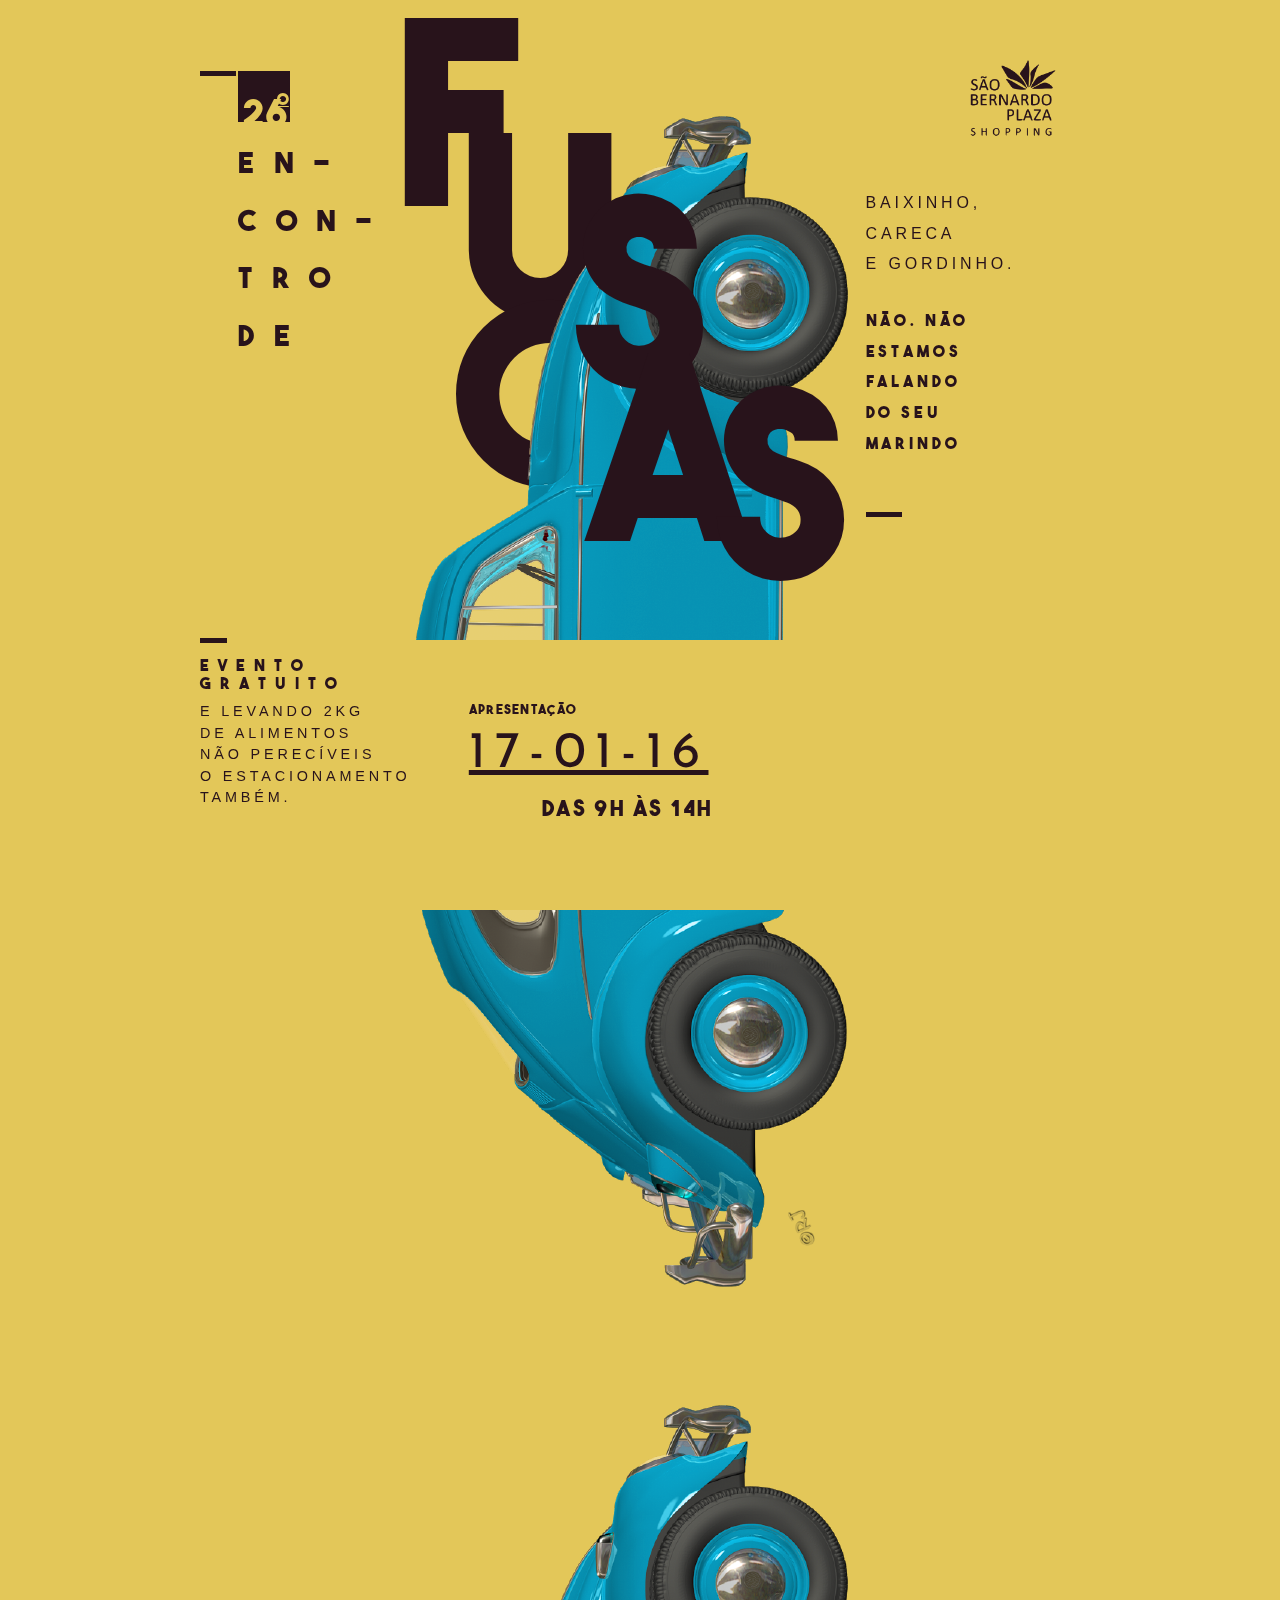
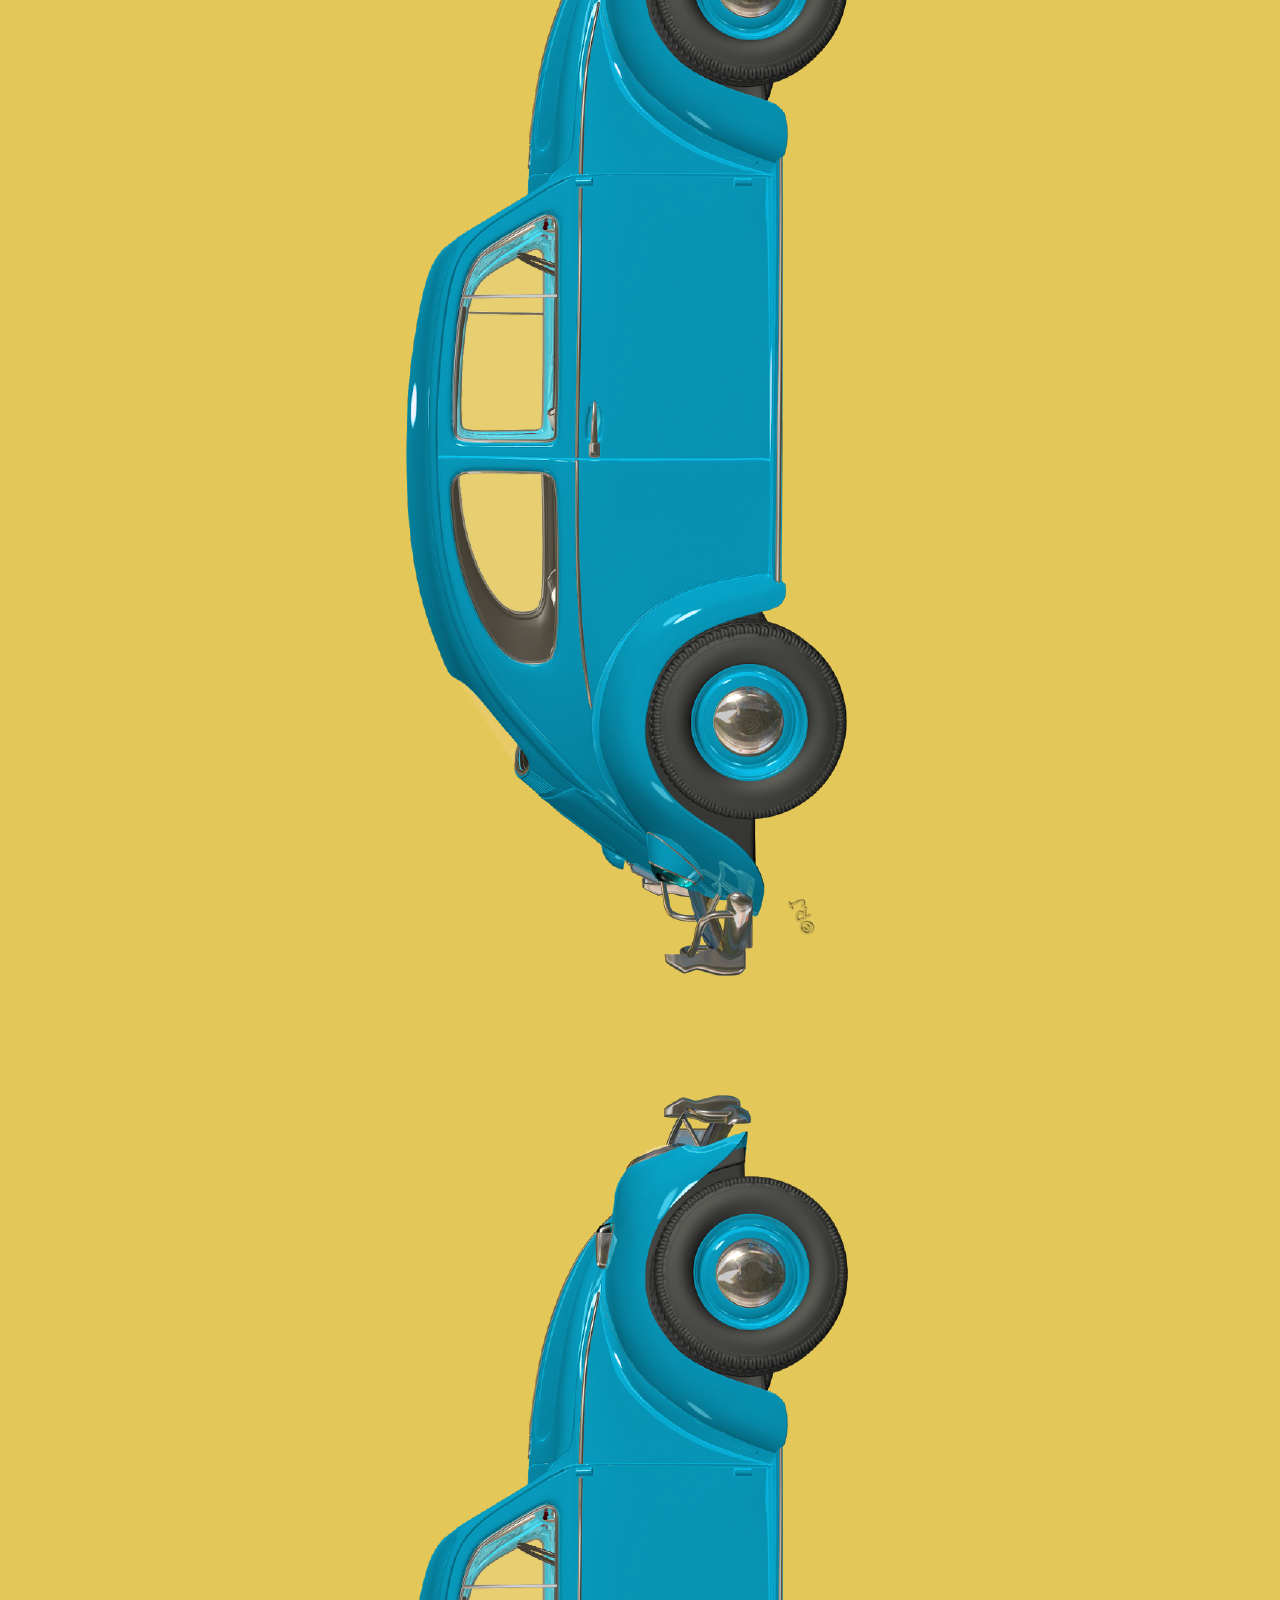
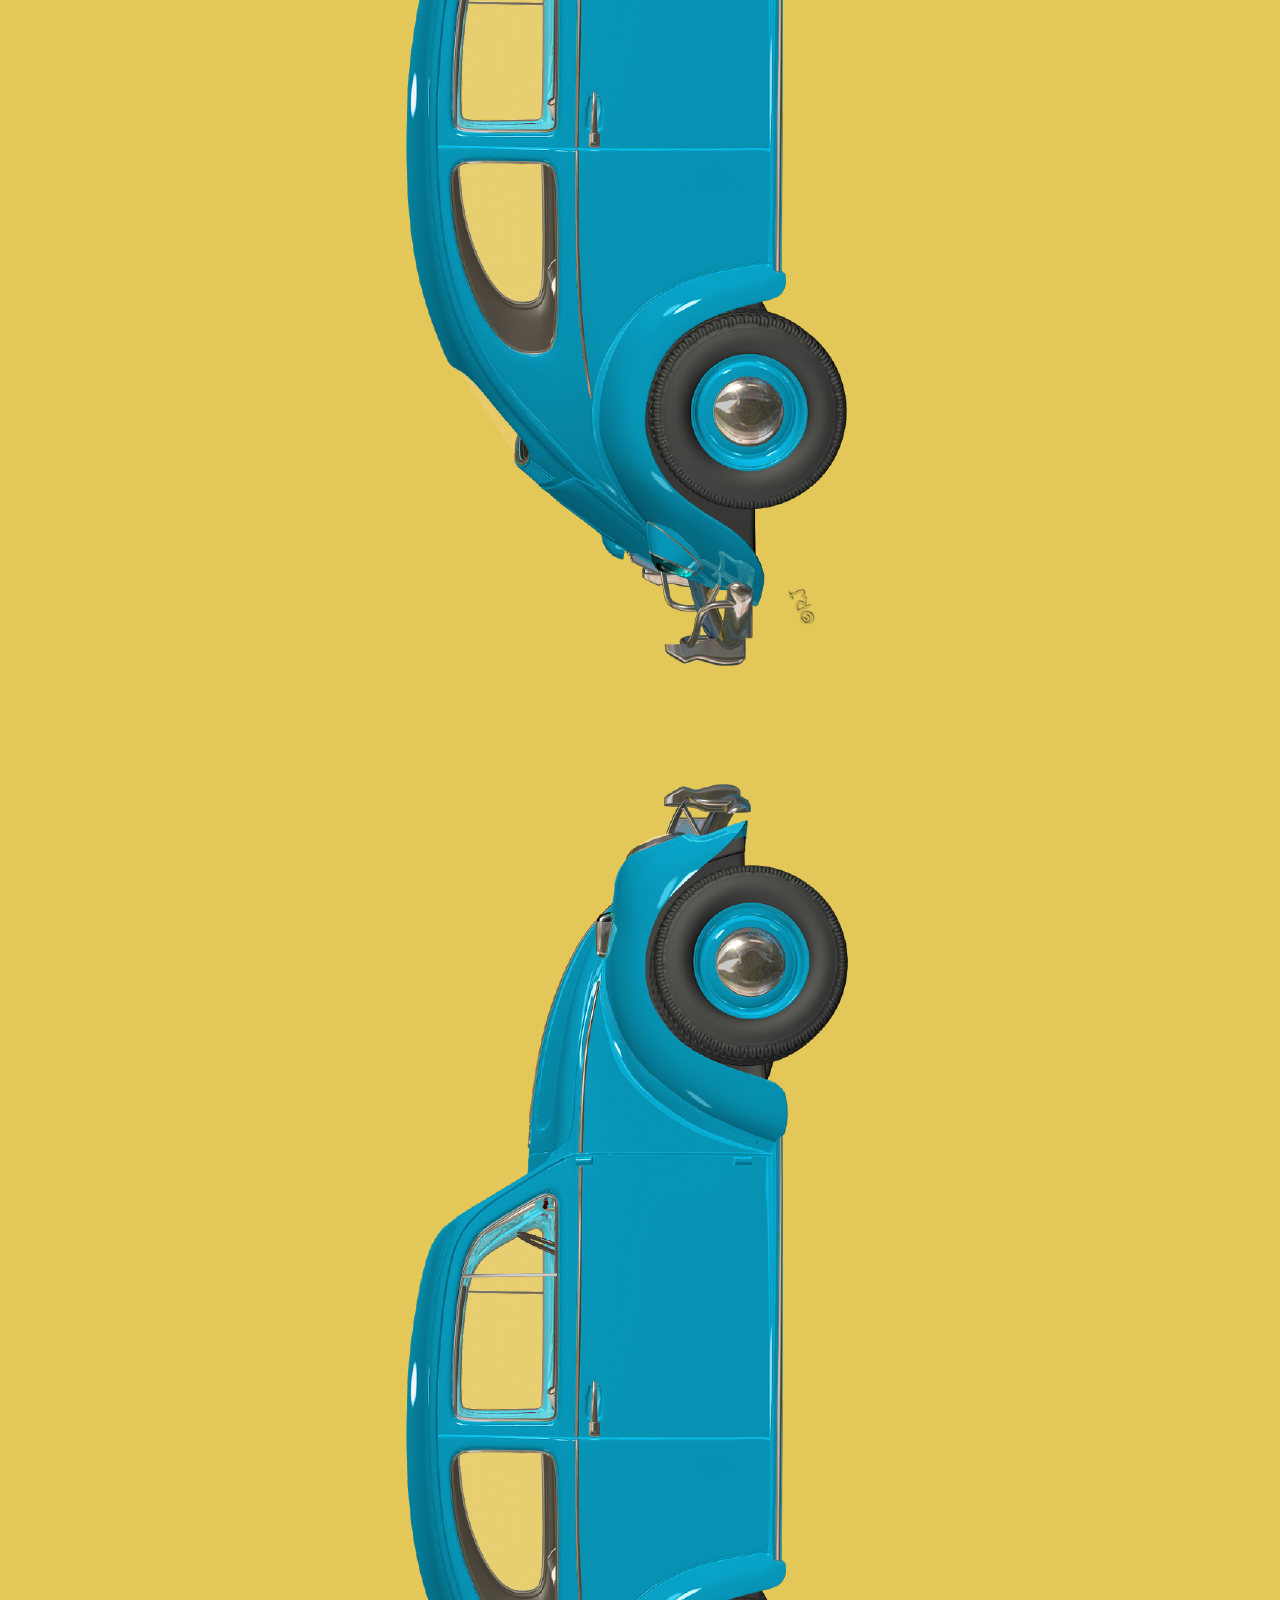
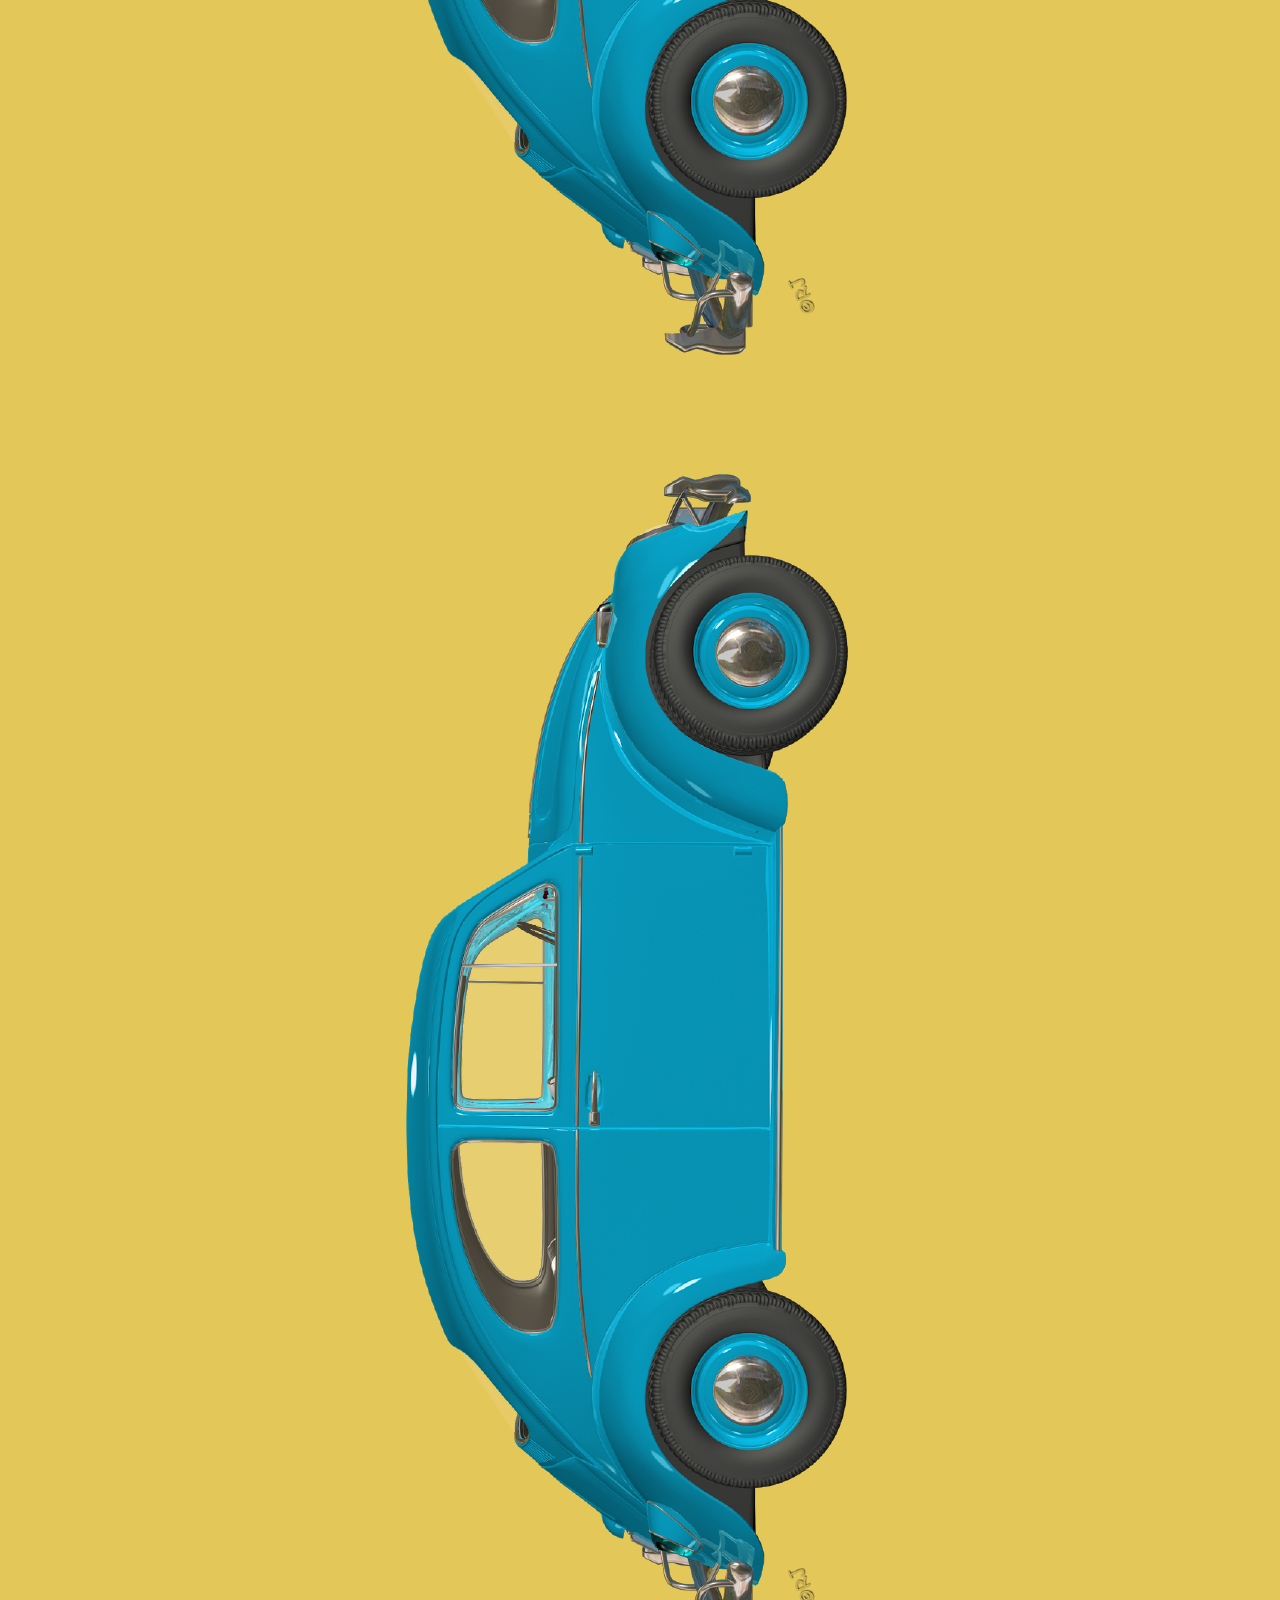
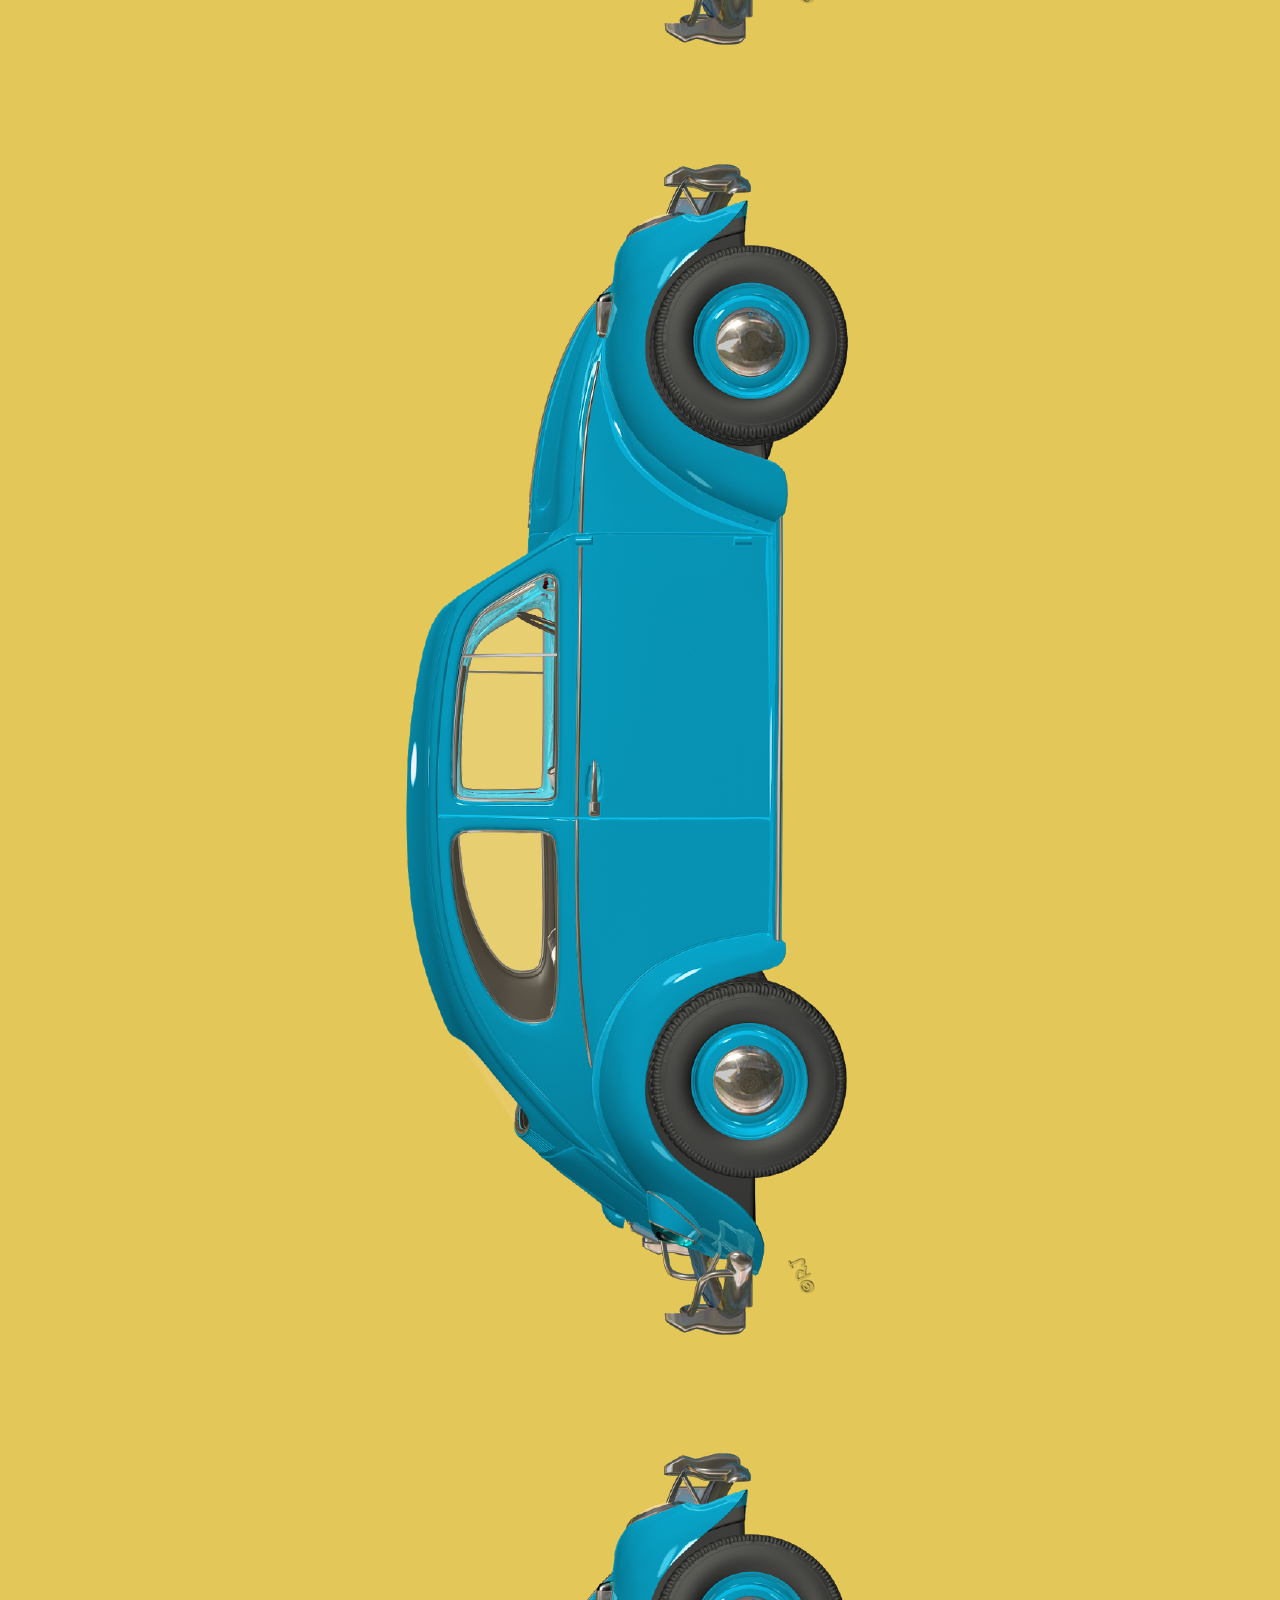
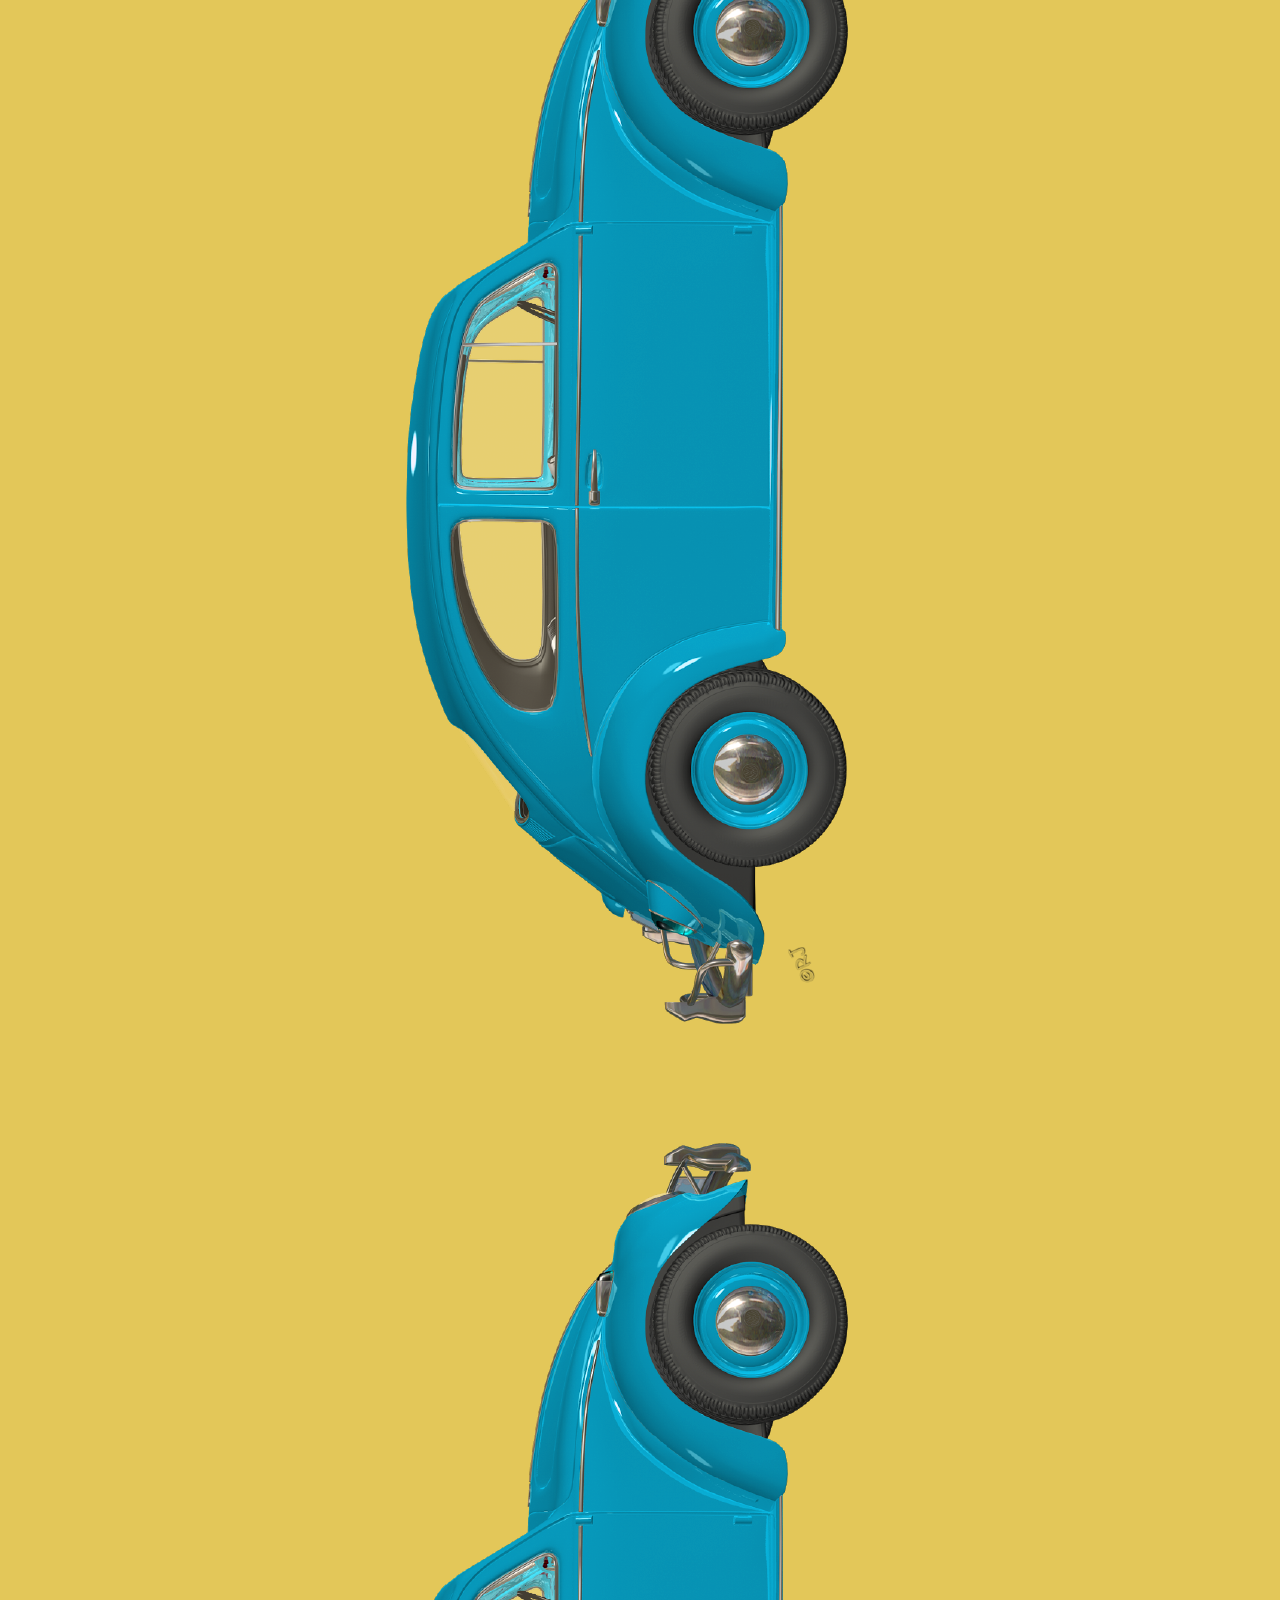
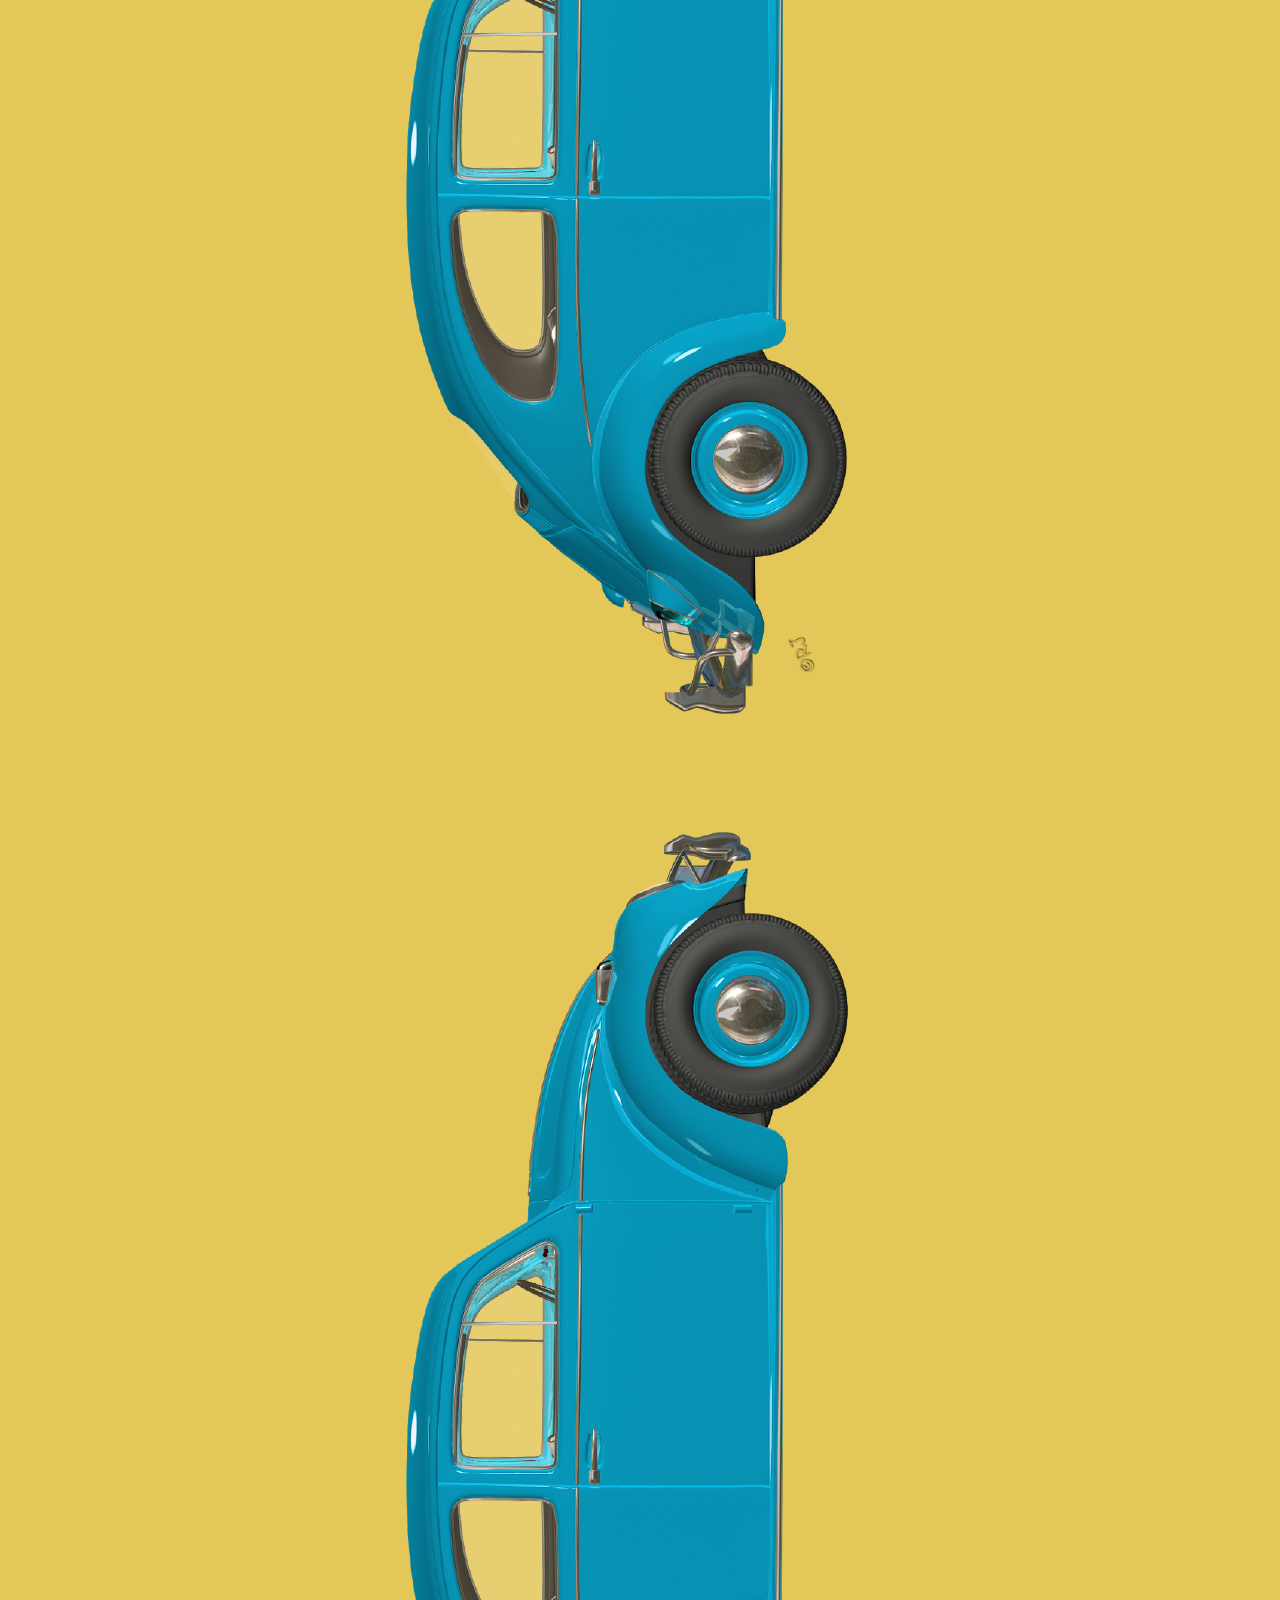
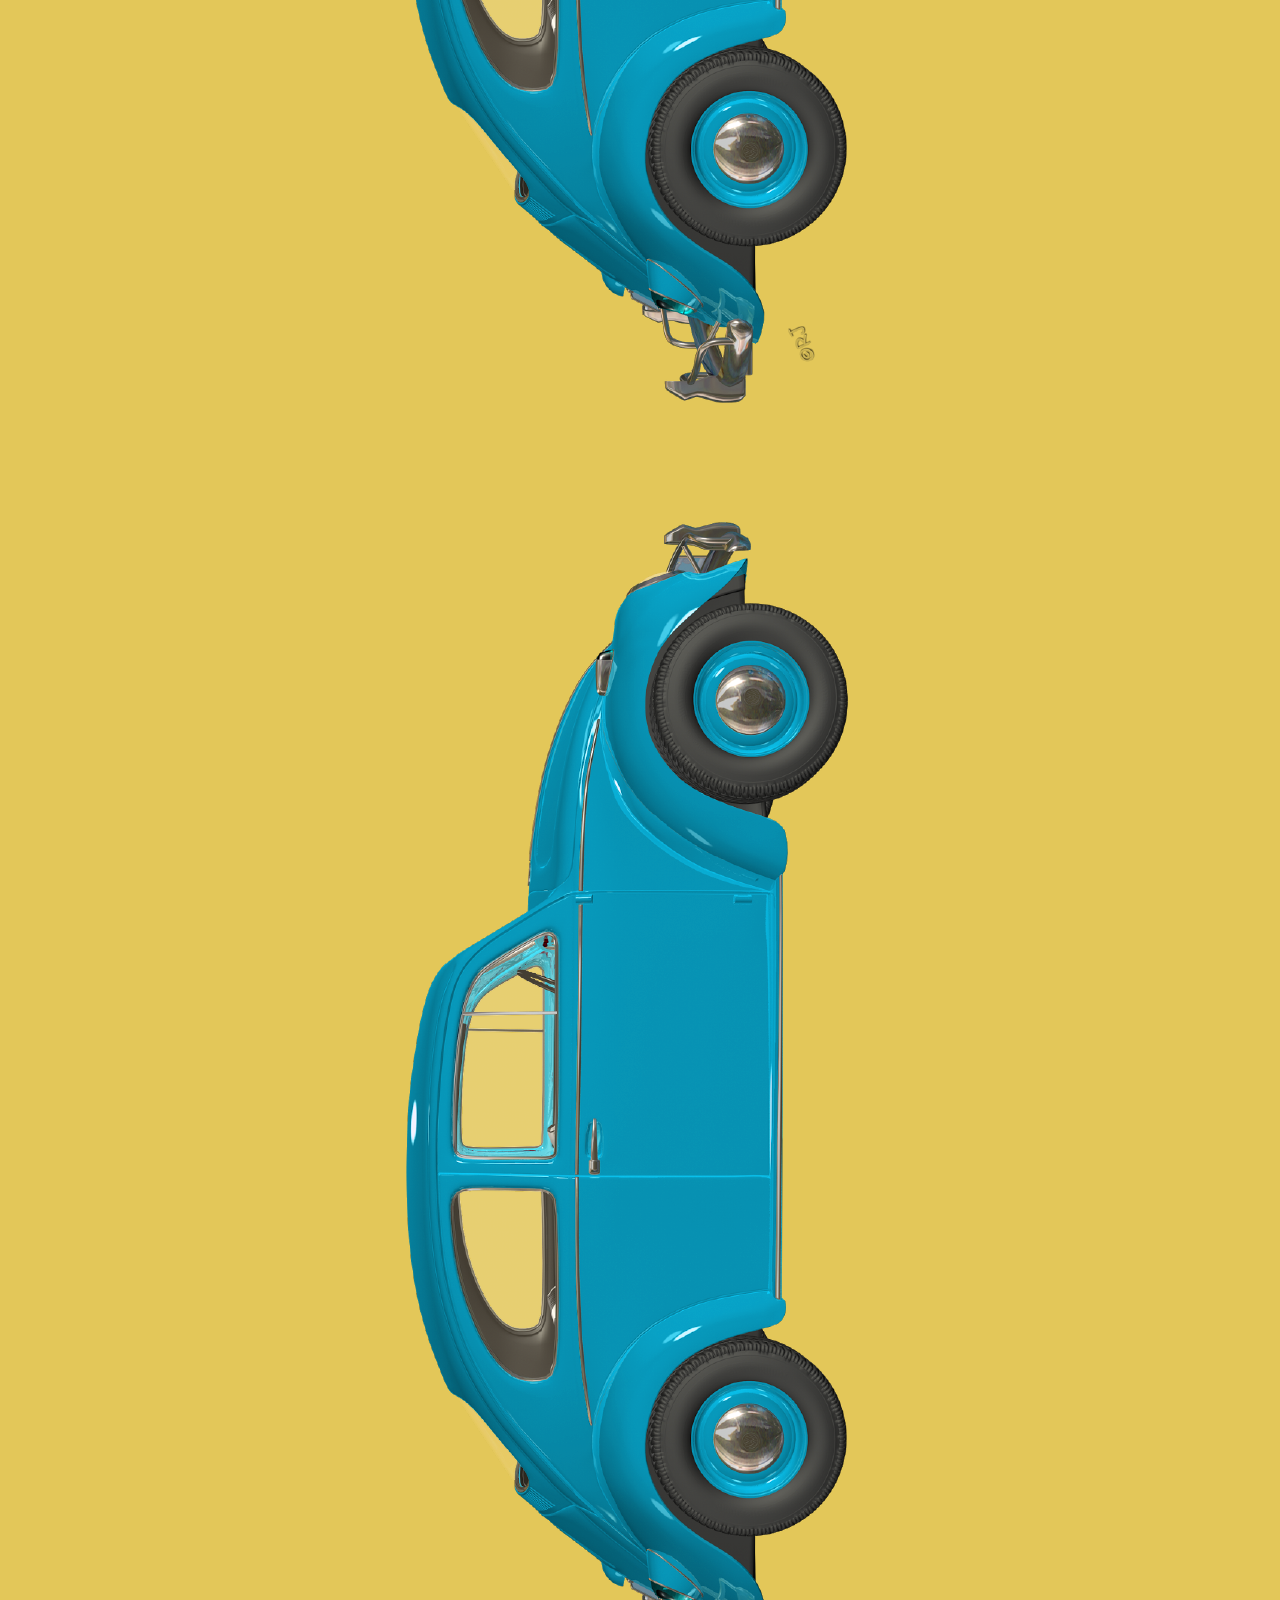
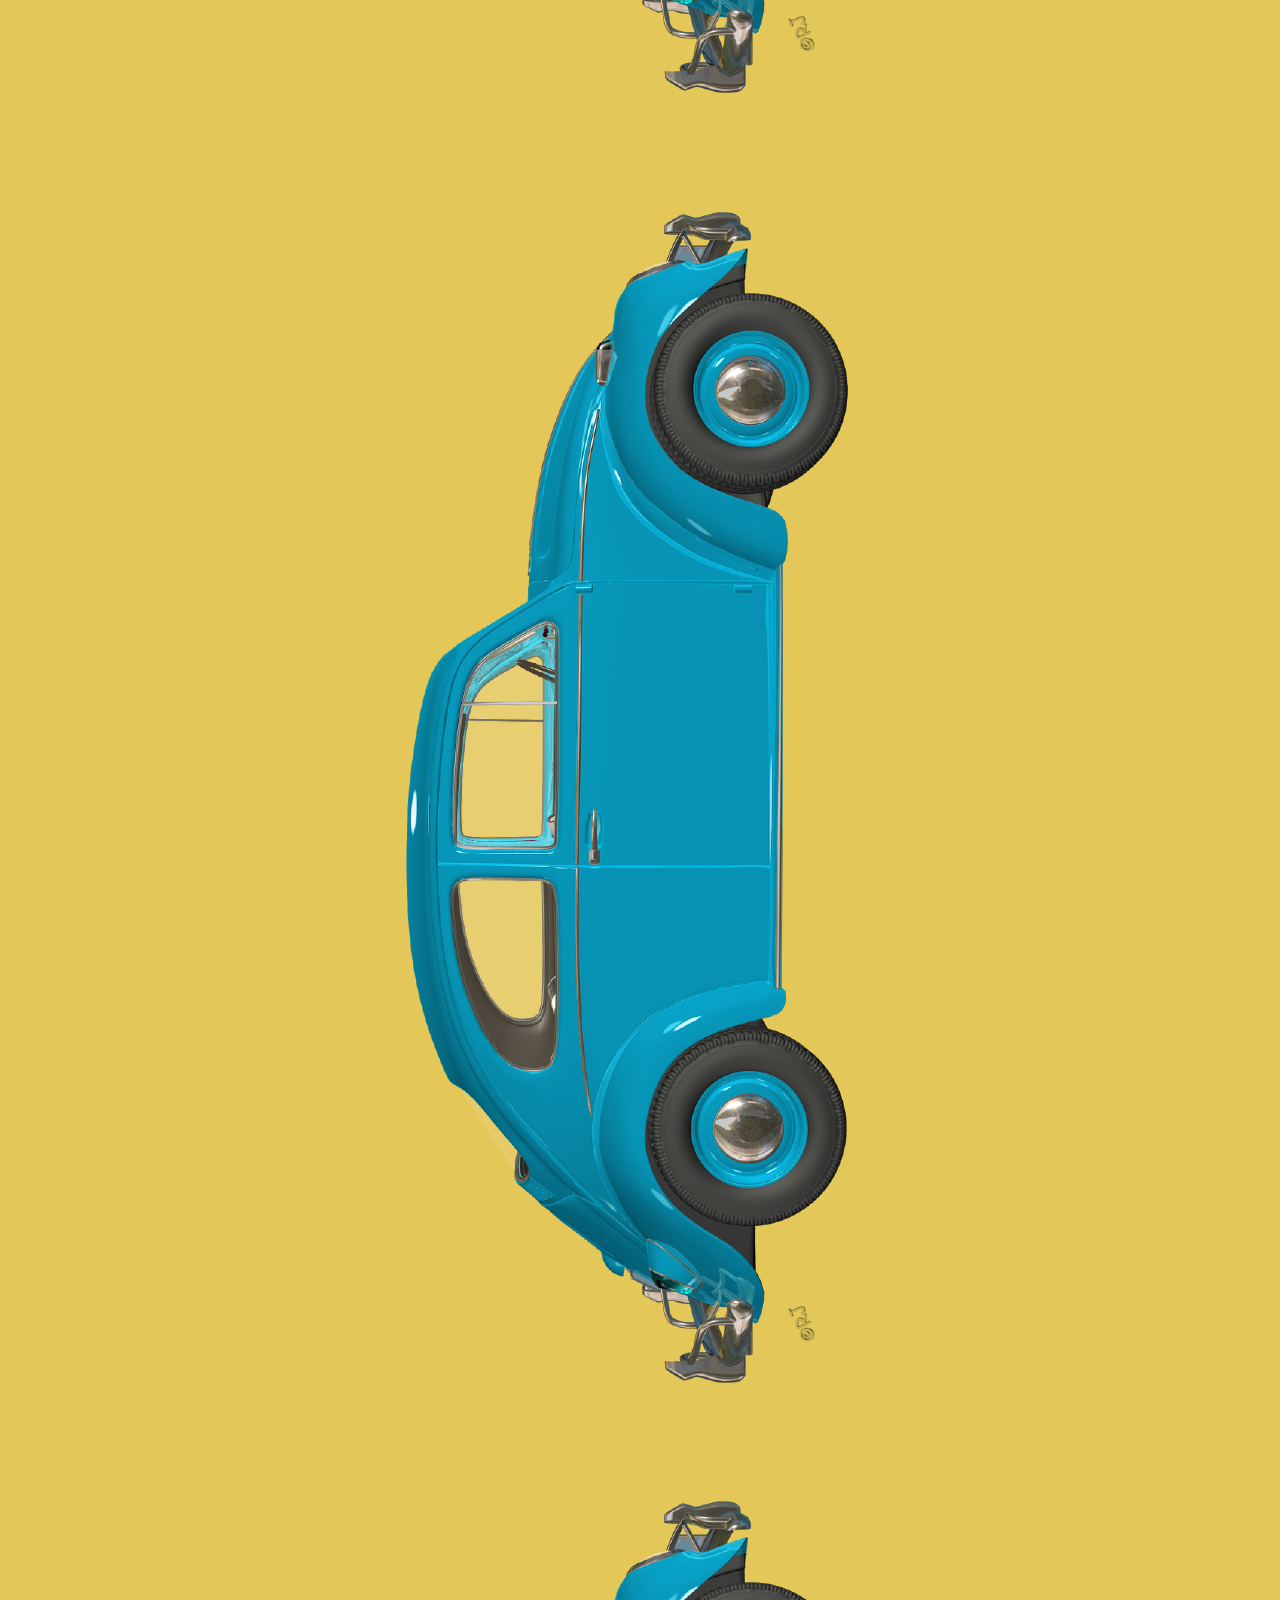
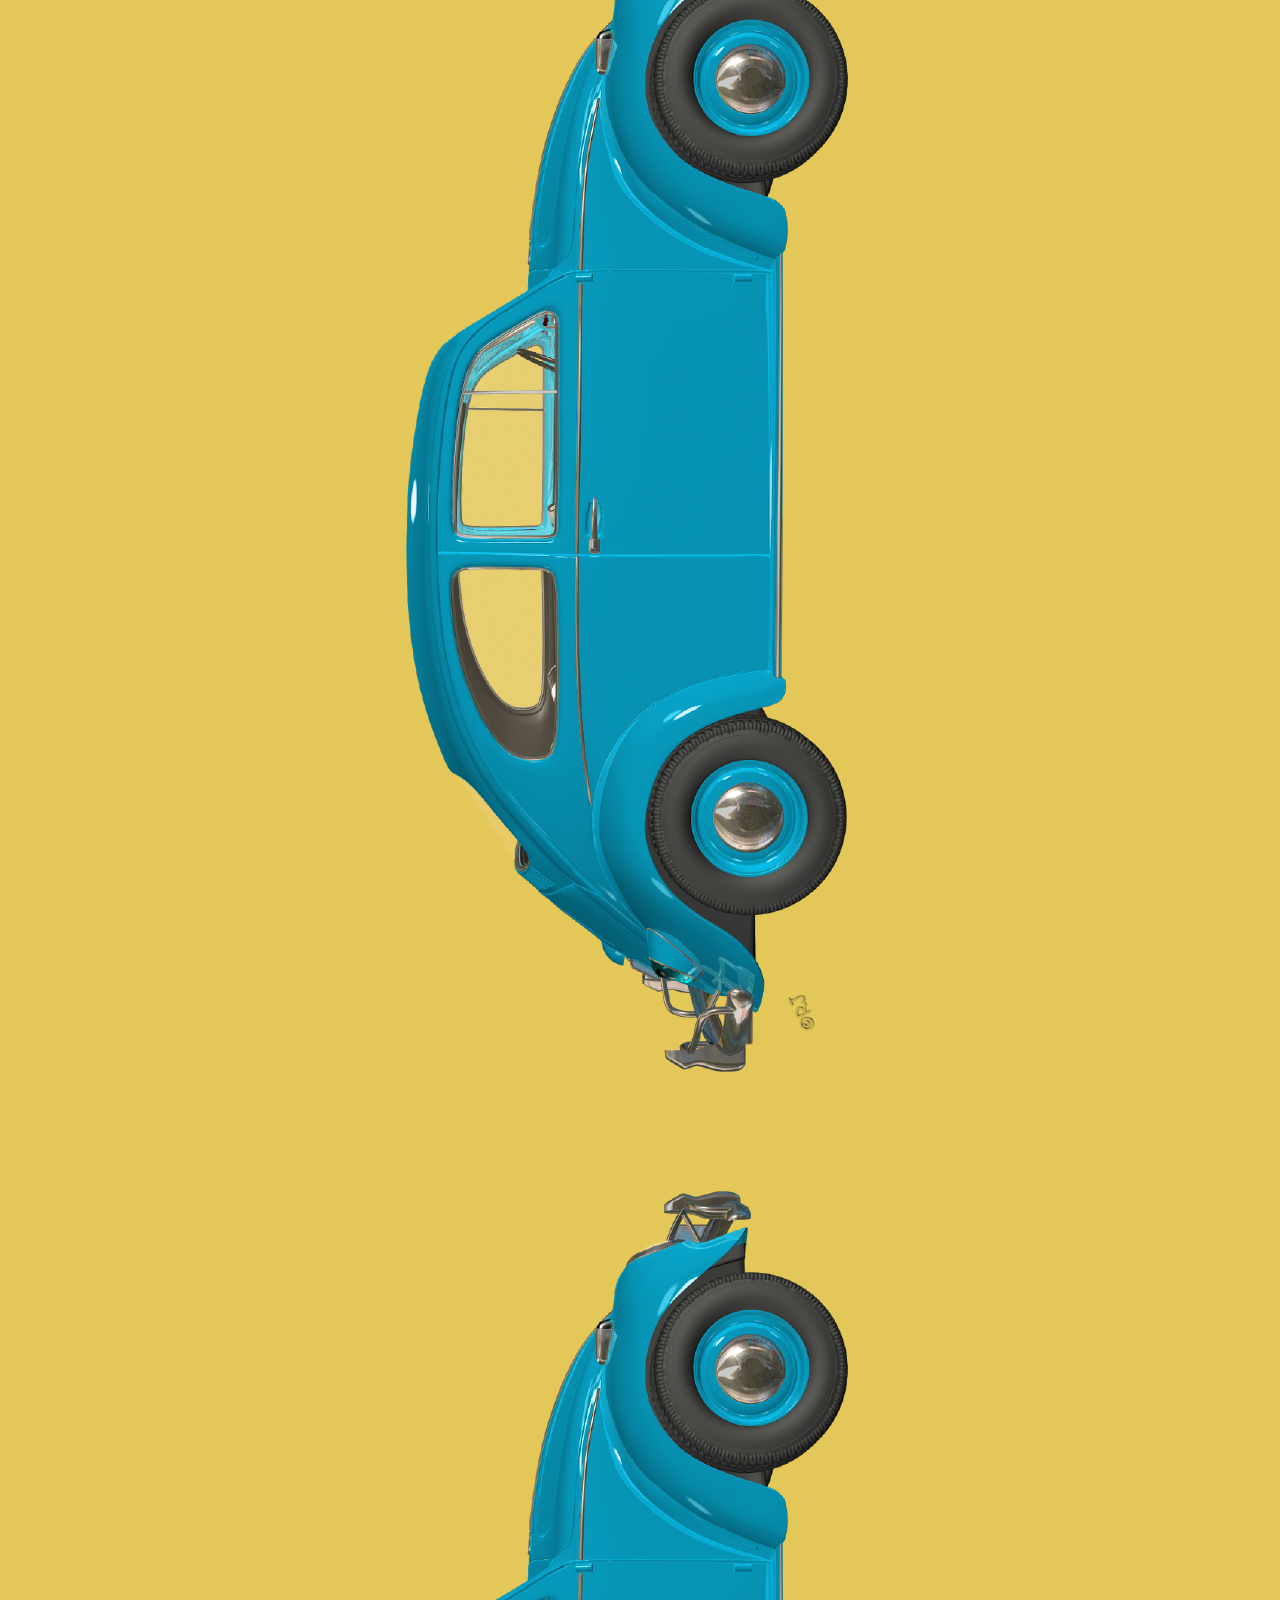
<file: index.html>
<!DOCTYPE html>
<html lang="en" dir="ltr">
  <head>
    <meta charset="utf-8">
    <title></title>
  </head>
  <link rel="stylesheet" href="style.css">
  <link href="https://fonts.googleapis.com/css?family=Josefin+Sans:700&display=swap" rel="stylesheet">
  <body>

    <a href="page2.html" target="_self"><div class="box1"></font>
</div></a>

    <div id="upperLeftContent">
      <div id="narrowLineUpper"></div>
      <div id="square"></div>
      <p id="upperContentNumbers">26</p>
      <p id="upperContentSymbol">o</p>
      <p id="upperContentText">EN-<br>CON-<br>TRO<br>DE</p>
    </div>

    <img id="logoPlacement" src="logo.png" alt="logo">

    <div id="midContent">
      <p id="midTitle">APRESENTAÇÃO</p>
      <p id="midDate">17-01-16</p>
      <p id="midSubtitle">DAS 9H ÀS 14H</p>
    </div>

    <div id="sideContent">
      <p id="sideTextLight">BAIXINHO,<br>CARECA<br>E GORDINHO.</p>
      <p id="sideTextBold">NÃO. NÃO<br>ESTAMOS<br>FALANDO<br>DO SEU<br>MARINDO</p>
      <div id="narrowLineRight"></div>

    </div>

    <div id="lowerContent">
      <div id="narrowLineLower"></div>
      <p id="lowerContentTitle">EVENTO<br>GRATUITO</p>
      <p id="lowerContentText">E LEVANDO 2KG<br>DE ALIMENTOS<br>NÃO PERECÍVEIS<br>O ESTACIONAMENTO<br>TAMBÉM.</p>
    </div>

    <div id="title">
      <h1 id="fText">F</h1>
      <h1 id="uText">U</h1>
      <h1 id="sTextFirst">S</h1>
      <h1 id="cText">C</h1>
      <h1 id="aText">A</h1>
      <h1 id="sTextSecond">S</h1>
      <div id="rectangle"></div>

    </div>

    <div id="imageContainer">
      <img class="img" src="bluebug.png" alt="bluebug">
      <img class="img" src="bluebug.png" alt="bluebug">
      <img class="img" src="bluebug.png" alt="bluebug">
      <img class="img" src="bluebug.png" alt="bluebug">
      <img class="img" src="bluebug.png" alt="bluebug">
      <img class="img" src="bluebug.png" alt="bluebug">
      <img class="img" src="bluebug.png" alt="bluebug">
      <img class="img" src="bluebug.png" alt="bluebug">
      <img class="img" src="bluebug.png" alt="bluebug">
      <img class="img" src="bluebug.png" alt="bluebug">
      <img class="img" src="bluebug.png" alt="bluebug">
      <img class="img" src="bluebug.png" alt="bluebug">
      <img class="img" src="bluebug.png" alt="bluebug">
      <img class="img" src="bluebug.png" alt="bluebug">
      <img class="img" src="bluebug.png" alt="bluebug">
      <img class="img" src="bluebug.png" alt="bluebug">
      <img class="img" src="bluebug.png" alt="bluebug">
      <img class="img" src="bluebug.png" alt="bluebug">
      <img class="img" src="bluebug.png" alt="bluebug">
    </div>

  </body>
</html>
</file>
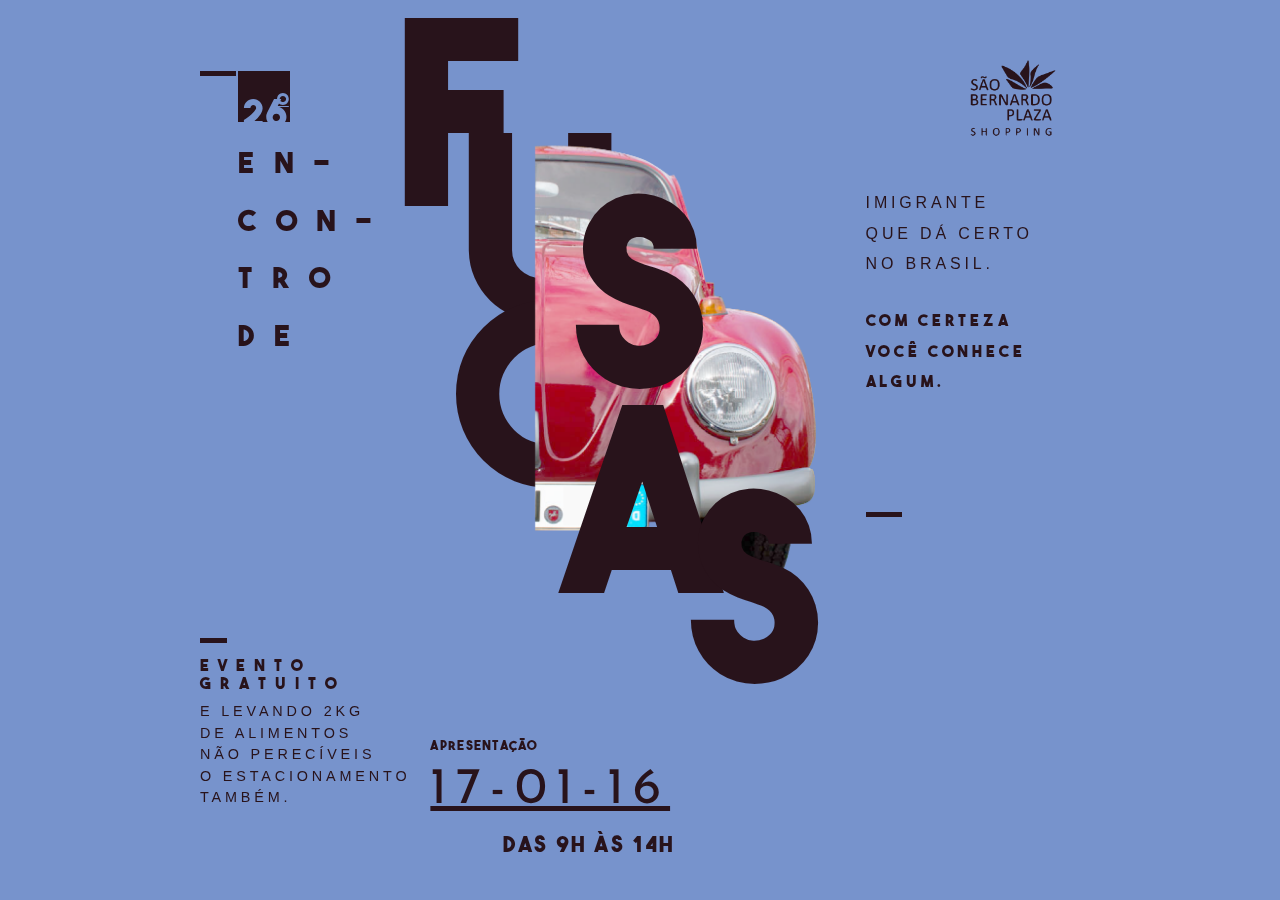
<file: page2.html>
<!DOCTYPE html>
<html lang="en" dir="ltr">
  <head>
    <meta charset="utf-8">
    <title></title>
  </head>
  <link rel="stylesheet" href="style2.css">
  <link href="https://fonts.googleapis.com/css?family=Josefin+Sans:700&display=swap" rel="stylesheet">
  <body>

    <a href="index.html" target="_self"><div class="box1">
</div></a>

    <div id="upperLeftContent">
      <div id="narrowLineUpper"></div>
      <div id="square"></div>
      <p id="upperContentNumbers">26</p>
      <p id="upperContentSymbol">o</p>
      <p id="upperContentText">EN-<br>CON-<br>TRO<br>DE</p>
    </div>

    <img id="logoPlacement" src="logo.png" alt="logo">

    <div id="midContent">
      <p id="midTitle">APRESENTAÇÃO</p>
      <p id="midDate">17-01-16</p>
      <p id="midSubtitle">DAS 9H ÀS 14H</p>
    </div>

    <div id="sideContent">
      <p id="sideTextLight">IMIGRANTE<br>QUE DÁ CERTO<br>NO BRASIL.</p>
      <p id="sideTextBold">COM CERTEZA<br>VOCÊ CONHECE<br>ALGUM.</p>
      <div id="narrowLineRight"></div>
    </div>

    <div id="lowerContent">
      <div id="narrowLineLower"></div>
      <p id="lowerContentTitle">EVENTO<br>GRATUITO</p>
      <p id="lowerContentText">E LEVANDO 2KG<br>DE ALIMENTOS<br>NÃO PERECÍVEIS<br>O ESTACIONAMENTO<br>TAMBÉM.</p>
    </div>

    <div id="title">
      <h1 id="fText">F</h1>
      <h1 id="uText">U</h1>
      <h1 id="sTextFirst">S</h1>
      <h1 id="cText">C</h1>
      <h1 id="aText">A</h1>
      <h1 id="sTextSecond">S</h1>

    </div>

    <div class="imageContainer">
      <img class="img" src="redbuggy.png" alt="redbuggy">
    </div>
  </body>
</html>
</file>
<file: style.css>
@font-face {
  font-family: 'theboldfont';
  src: url('theboldfont.ttf');
}
* {
  box-sizing: border-box;
  color: #28131b;
  padding: 0px;
}
body {
  background-color: #e3c759;
}
#title {
  display: flex;
  font-size: 8em;
  font-family: 'theboldfont';
  line-height: 0.1em;
}
#fText {
  position: fixed;
  margin-top: 10vw;
  margin-left: 30vw;
  z-index: 1;
}
#uText {
  position: fixed;
  margin-left: 35vw;
  margin-top: 19vw;
  z-index: -1;
}
#sTextFirst {
  position: fixed;
  margin-left: 44vw;
  margin-top: 24vw;
  z-index: 1;
}
#cText {
  position: fixed;
  margin-left: 35vw;
  margin-top: 32vw;
  z-index: -1;
}
#aText {
  position: fixed;
  margin-left: 45vw;
  margin-top: 36.2vw;
  z-index: 1;
}
#sTextSecond {
  position: fixed;
  margin-left: 55vw;
  margin-top: 39vw;
  z-index: 1;
}
#rectangle {
  position: fixed;
  margin-top: 70.2vh;
  width: 100vw;
  height: 30vh;
  background: #e3c759;
}
#imageContainer {
  display: flex;
  align-content: center;
  justify-content: center;
  flex-wrap: wrap;
}
.img {
  margin-top: 7vw;
  margin-left: -2vw;

}
#square {
  position: fixed;
  margin-left: 18vw;
  margin-top: 7vh;
  width: 4vw;
  height: 4vw;
  background: #28131b;
}
#narrowLineUpper {
  position: fixed;
  margin-left: 15vw;
  margin-top: 7vh;
  width: 4vh;
  height: 0.5vh;
  background: #28131b;
  z-index: 1;
}
#upperContentNumbers {
  position: fixed;
  font-family: 'theboldfont';
  font-size: 2.4em;
  margin-left: 18.3vw;
  margin-top: 9vh;
  z-index: 1;
  color: #e3c759;
}
#upperContentSymbol {
  text-decoration: underline;
  position: fixed;
  font-family: 'theboldfont';
  font-size: 1em;
  margin-left: 21vw;
  margin-top: 9vh;
  z-index: 1;
  color: #e3c759;
}
#upperContentText {
  line-height: 6.4vh;
  letter-spacing: 1.5vw;
  position: fixed;
  font-family: 'theboldfont';
  font-size: 1.8em;
  margin-left: 18vw;
  margin-top: 14vh;
  z-index: 1;
  color: #28131b;
}
#narrowLineLower {
  position: fixed;
  margin-left: 15vw;
  margin-top: 70vh;
  width: 3vh;
  height: 0.5vh;
  background: #28131b;
  z-index: 1;
}
#lowerContentTitle {
  line-height: 2vh;
  letter-spacing: 0.7vw;
  position: fixed;
  font-family: 'theboldfont';
  font-size: 1em;
  margin-left: 15vw;
  margin-top: 72vh;
  z-index: 1;
  color: #28131b;
}
#lowerContentText {
  line-height: 2.4vh;
  letter-spacing: 0.3vw;
  position: fixed;
  font-family: sans-serif;
  font-size: 0.9em;
  margin-left: 15vw;
  margin-top: 77vh;
  z-index: 1;
  color: #28131b;
}
#midTitle {
  line-height: 2vw;
  letter-spacing: 0.1vw;
  position: fixed;
  font-family: 'theboldfont';
  font-size: 1vw;
  margin-left: 36vw;
  margin-top: 76.5vh;
  z-index: 1;
  color: #28131b;
}
#midDate {
  text-decoration: underline;
  line-height: 2vw;
  letter-spacing: 0.7vw;
  position: fixed;
  font-family: 'Josefin Sans';
  font-size: 4vw;
  margin-left: 36vw;
  margin-top: 81.5vh;
  z-index: 1;
  color: #28131b;
}
#midSubtitle {
  line-height: 2vw;
  letter-spacing: 0.2vw;
  position: fixed;
  font-family: 'theboldfont';
  font-size: 1.7vw;
  margin-left: 41.7vw;
  margin-top: 87.5vh;
  z-index: 1;
  color: #28131b;
}
#sideTextLight {
  line-height: 2.4vw;
  letter-spacing: 0.3vw;
  position: fixed;
  font-family: sans-serif;
  font-size: 1em;
  margin-left: 67vw;
  margin-top: 20vh;
  z-index: 1;
  color: #28131b;
}
#sideTextBold {
  line-height: 2.4vw;
  letter-spacing: 0.3vw;
  position: fixed;
  font-family: 'theboldfont';
  font-size: 1em;
  margin-left: 67vw;
  margin-top: 33vh;
  z-index: 1;
  color: #28131b;
}
#narrowLineRight {
  position: fixed;
  margin-left: 67vw;
  margin-top: 56vh;
  width: 4vh;
  height: 0.5vh;
  background: #28131b;
  z-index: 1;
}
#logoPlacement {
  position: fixed;
  width: 7vw;
  margin-left: 75vw;
  margin-top: 5vh;
}
.box1 {
    position: fixed;
    background: white;
    opacity: 0%;
    border-radius: 6px;
    cursor: pointer;
    height: 100vh;
    width: 100vw;
    transition-duration: 1s;
    transition-timing-function: linear;
    left: 0px;
    top: 0px;
    z-index:2;
}
</file>
<file: style2.css>
@font-face {
  font-family: 'theboldfont';
  src: url('theboldfont.ttf');
}
* {
  box-sizing: border-box;
  color: #28131b;
  padding: 0px;
}
body {
  background-color: #7793cc;
}
#title {
  display: flex;
  font-size: 8em;
  font-family: 'theboldfont';
  line-height: 0.1em;
}
#fText {
  position: fixed;
  margin-top: 10vw;
  margin-left: 30vw;
  z-index: 1;
}
#uText {
  position: fixed;
  margin-left: 35vw;
  margin-top: 19vw;
  z-index: -1;
}
#sTextFirst {
  position: fixed;
  margin-left: 44vw;
  margin-top: 24vw;
  z-index: 1;
}
#cText {
  position: fixed;
  margin-left: 35vw;
  margin-top: 32vw;
  z-index: -1;
}
#aText {
  position: fixed;
  margin-left: 43vw;
  margin-top: 40.2vw;
  z-index: 1;
}
#sTextSecond {
  position: fixed;
  margin-left: 53vw;
  margin-top: 47vw;
  z-index: 1;
}

#imageContainer {
  display: flex;
  align-content: center;
  justify-content: center;
  flex-wrap: wrap;
}
.img {
  margin-top: 7vw;
  margin-left: 10vw;
  width: 63.1%;

}
#square {
  position: fixed;
  margin-left: 18vw;
  margin-top: 7vh;
  width: 4vw;
  height: 4vw;
  background: #28131b;
}
#narrowLineUpper {
  position: fixed;
  margin-left: 15vw;
  margin-top: 7vh;
  width: 4vh;
  height: 0.5vh;
  background: #28131b;
  z-index: 1;
}
#upperContentNumbers {
  position: fixed;
  font-family: 'theboldfont';
  font-size: 2.4em;
  margin-left: 18.3vw;
  margin-top: 9vh;
  z-index: 1;
  color: #7793cc;
}
#upperContentSymbol {
  text-decoration: underline;
  position: fixed;
  font-family: 'theboldfont';
  font-size: 1em;
  margin-left: 21vw;
  margin-top: 9vh;
  z-index: 1;
  color: #7793cc;
}
#upperContentText {
  line-height: 6.4vh;
  letter-spacing: 1.5vw;
  position: fixed;
  font-family: 'theboldfont';
  font-size: 1.8em;
  margin-left: 18vw;
  margin-top: 14vh;
  z-index: 1;
  color: #28131b;
}
#narrowLineLower {
  position: fixed;
  margin-left: 15vw;
  margin-top: 70vh;
  width: 3vh;
  height: 0.5vh;
  background: #28131b;
  z-index: 1;
}
#lowerContentTitle {
  line-height: 2vh;
  letter-spacing: 0.7vw;
  position: fixed;
  font-family: 'theboldfont';
  font-size: 1em;
  margin-left: 15vw;
  margin-top: 72vh;
  z-index: 1;
  color: #28131b;
}
#lowerContentText {
  line-height: 2.4vh;
  letter-spacing: 0.3vw;
  position: fixed;
  font-family: sans-serif;
  font-size: 0.9em;
  margin-left: 15vw;
  margin-top: 77vh;
  z-index: 1;
  color: #28131b;
}
#midTitle {
  line-height: 2vw;
  letter-spacing: 0.1vw;
  position: fixed;
  font-family: 'theboldfont';
  font-size: 1vw;
  margin-left: 33vw;
  margin-top: 80.5vh;
  z-index: 1;
  color: #28131b;
}
#midDate {
  text-decoration: underline;
  line-height: 2vw;
  letter-spacing: 0.7vw;
  position: fixed;
  font-family: 'Josefin Sans';
  font-size: 4vw;
  margin-left: 33vw;
  margin-top: 85.5vh;
  z-index: 1;
  color: #28131b;
}
#midSubtitle {
  line-height: 2vw;
  letter-spacing: 0.2vw;
  position: fixed;
  font-family: 'theboldfont';
  font-size: 1.7vw;
  margin-left: 38.7vw;
  margin-top: 91.5vh;
  z-index: 1;
  color: #28131b;
}
#sideTextLight {
  line-height: 2.4vw;
  letter-spacing: 0.3vw;
  position: fixed;
  font-family: sans-serif;
  font-size: 1em;
  margin-left: 67vw;
  margin-top: 20vh;
  z-index: 1;
  color: #28131b;
}
#sideTextBold {
  line-height: 2.4vw;
  letter-spacing: 0.3vw;
  position: fixed;
  font-family: 'theboldfont';
  font-size: 1em;
  margin-left: 67vw;
  margin-top: 33vh;
  z-index: 1;
  color: #28131b;
}
#narrowLineRight {
  position: fixed;
  margin-left: 67vw;
  margin-top: 56vh;
  width: 4vh;
  height: 0.5vh;
  background: #28131b;
  z-index: 1;
}
#logoPlacement {
  position: fixed;
  width: 7vw;
  margin-left: 75vw;
  margin-top: 5vh;
}
.box1 {
    position: fixed;
    background: white;
    opacity: 0%;
    border-radius: 6px;
    cursor: pointer;
    height: 100vh;
    width: 100vw;
    transition-duration: 1s;
    transition-timing-function: linear;
    left: 0px;
    top: 0px;
    z-index:2;
}
</file>
